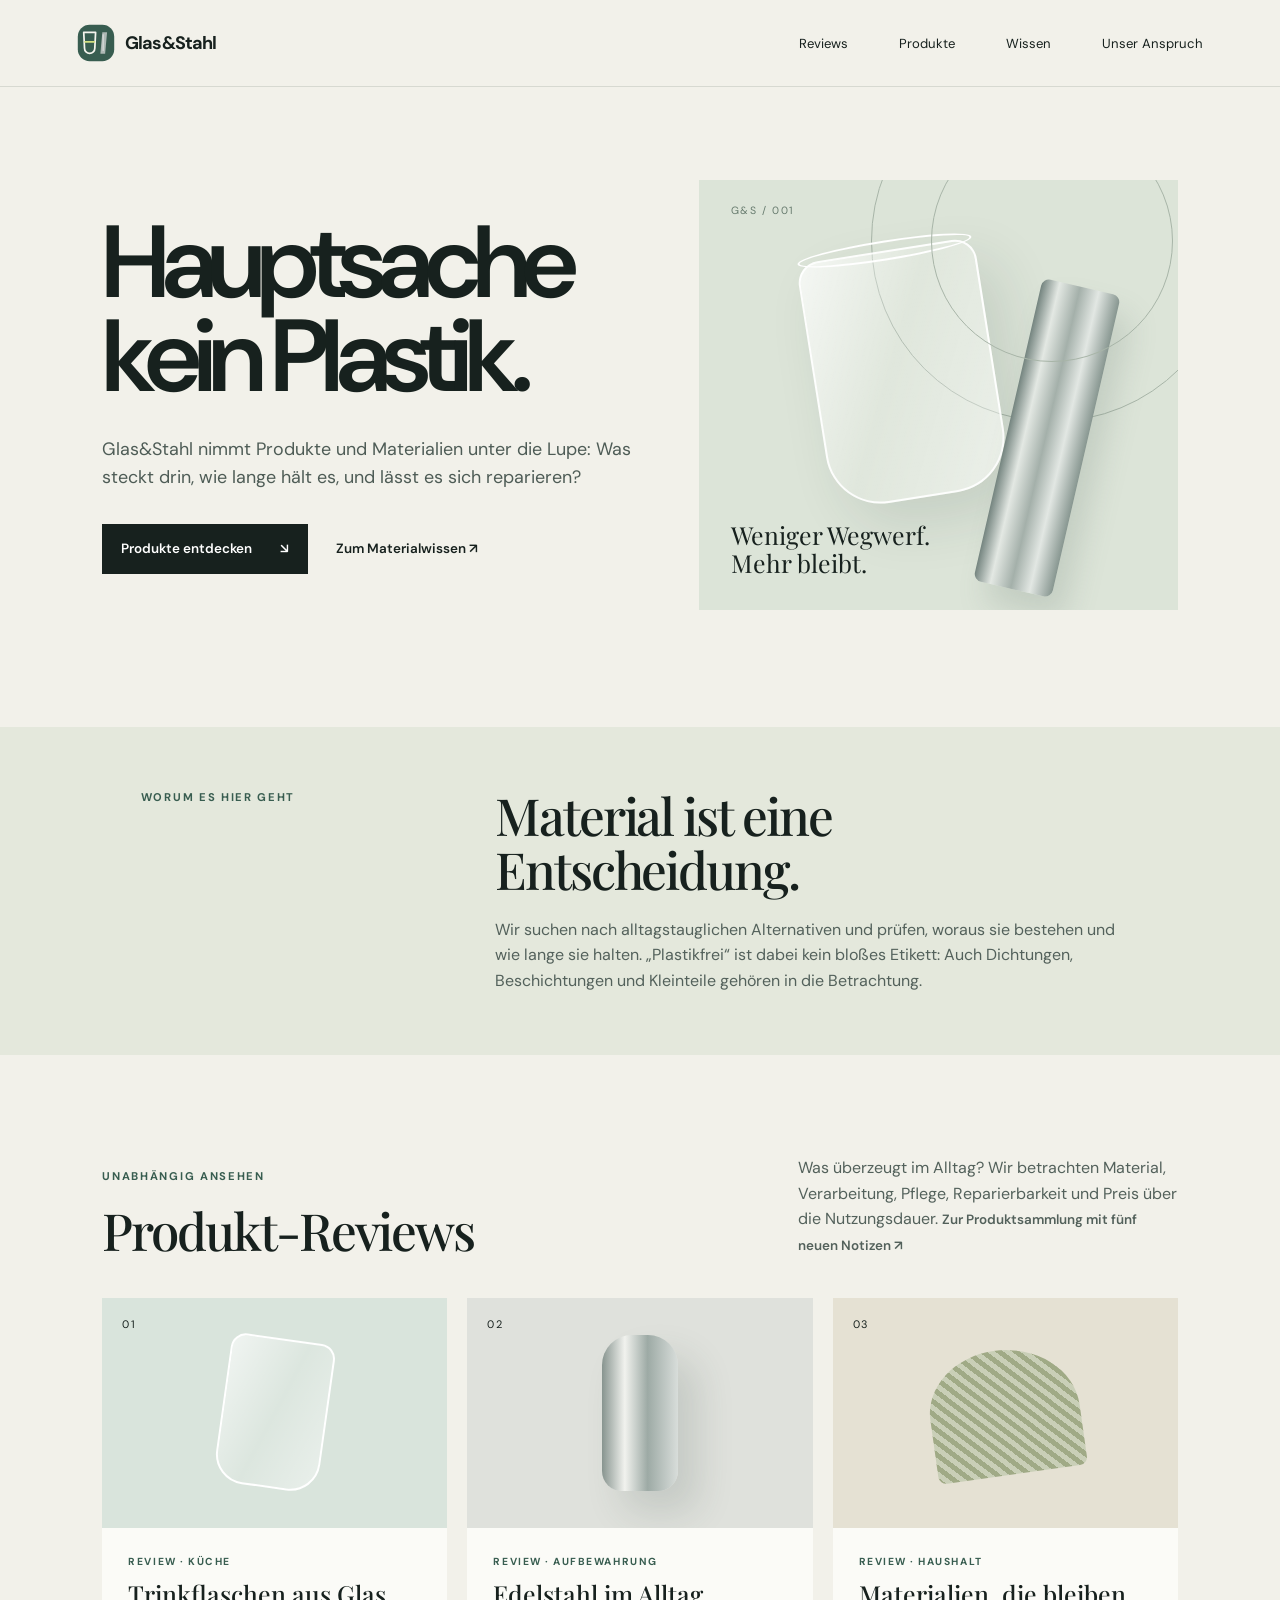
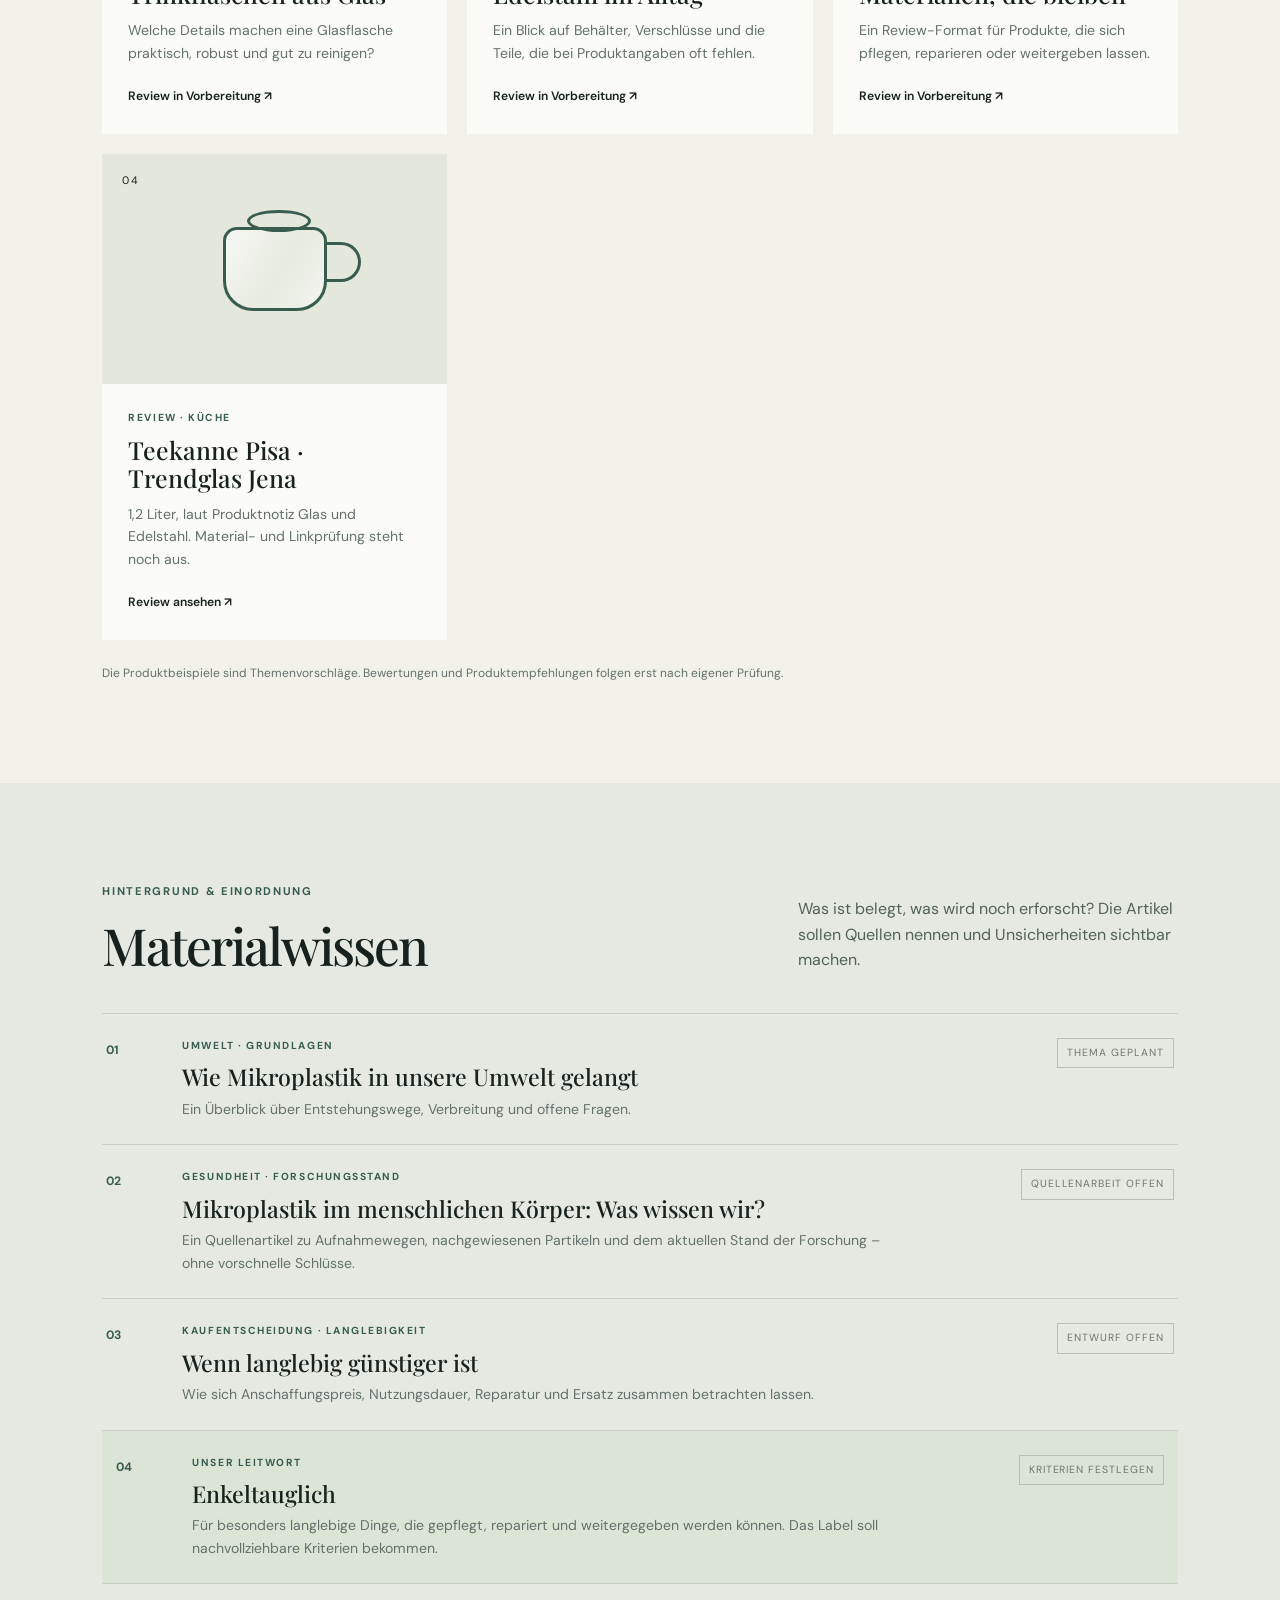
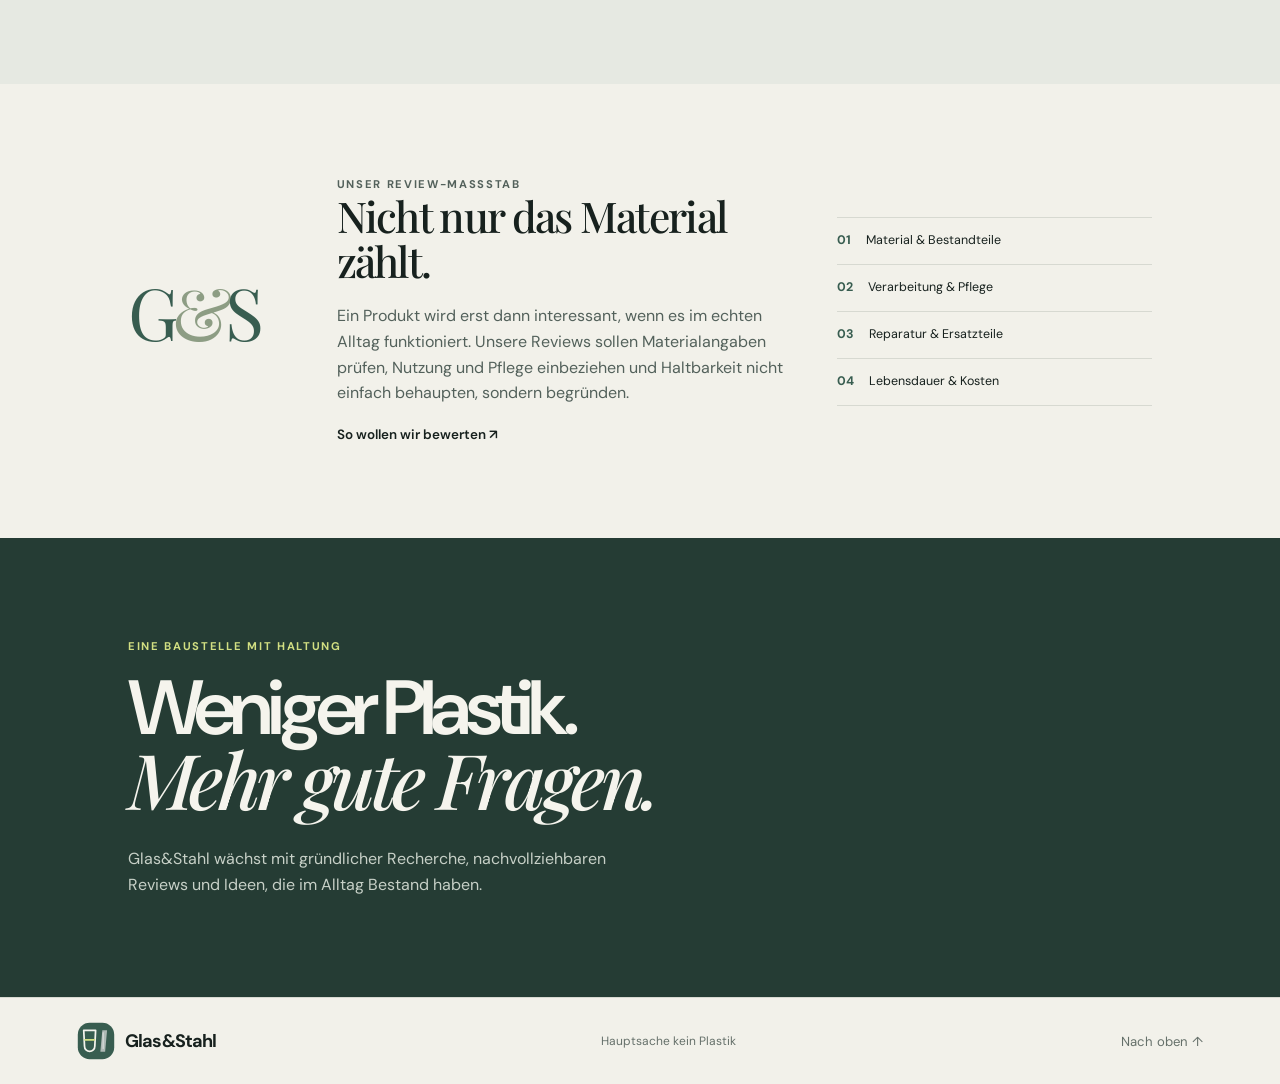
<file: index.html>
<!doctype html>
<html lang="de">
<head>
  <meta charset="utf-8">
  <meta name="viewport" content="width=device-width, initial-scale=1">
  <meta name="theme-color" content="#f2f1ea">
  <meta name="description" content="Glas&amp;Stahl – Produkte und Ideen für einen Alltag mit weniger Plastik. Reviews, Materialwissen und langlebige Empfehlungen.">
  <title>Glas&amp;Stahl — Hauptsache kein Plastik</title>
  <link rel="stylesheet" href="styles.css">
</head>
<body>
  <header class="site-header">
    <a class="wordmark" href="#start" aria-label="Glas&amp;Stahl – Startseite"><svg class="brand-icon" viewBox="0 0 48 48" aria-hidden="true" focusable="false"><rect x="1" y="1" width="46" height="46" rx="15" fill="#385d50"/><path d="M8.5 10.5h15l-1 20.2a6.5 6.5 0 0 1-13 0z" fill="none" stroke="#f5f4ed" stroke-width="2.2" stroke-linejoin="round"/><path d="M10 22.5h12" fill="none" stroke="#d2df82" stroke-width="2.2" stroke-linecap="round"/><path d="M32 10.5h6l-2.5 27h-6z" fill="#aeb9b5"/><path d="M33 13v21" stroke="#fff" stroke-opacity=".8" stroke-width="1"/></svg><span class="brand-name">Glas&amp;Stahl</span></a>
    <nav aria-label="Hauptnavigation">
      <a href="#reviews">Reviews</a>
      <a href="produkte.html">Produkte</a>
      <a href="#wissen">Wissen</a>
      <a href="#prinzipien">Unser Anspruch</a>
    </nav>
  </header>

  <main id="start">
    <section class="hero">
      <div class="hero-copy">
        <h1>Hauptsache<br>kein Plastik.</h1>
        <p class="hero-intro">Glas&amp;Stahl nimmt Produkte und Materialien unter die Lupe: Was steckt drin, wie lange hält es, und lässt es sich reparieren?</p>
        <div class="hero-actions">
          <a class="button button-dark" href="#reviews">Produkte entdecken <span aria-hidden="true">↘</span></a>
          <a class="text-link" href="#wissen">Zum Materialwissen <span aria-hidden="true">↗</span></a>
        </div>
      </div>
      <div class="hero-art" aria-label="Abstrakte Illustration aus Glas und Stahl" role="img">
        <div class="glass-shape"><span></span></div>
        <div class="steel-shape"></div>
        <p>Weniger Wegwerf.<br>Mehr bleibt.</p>
        <span class="art-index">G&S / 001</span>
      </div>
    </section>

    <section class="intro-strip" id="prinzipien">
      <p class="eyebrow">Worum es hier geht</p>
      <div>
        <h2>Material ist eine Entscheidung.</h2>
        <p>Wir suchen nach alltagstauglichen Alternativen und prüfen, woraus sie bestehen und wie lange sie halten. „Plastikfrei“ ist dabei kein bloßes Etikett: Auch Dichtungen, Beschichtungen und Kleinteile gehören in die Betrachtung.</p>
      </div>
    </section>

    <section class="content-section" id="reviews">
      <div class="section-heading">
        <div><p class="eyebrow">Unabhängig ansehen</p><h2>Produkt-Reviews</h2></div>
        <p>Was überzeugt im Alltag? Wir betrachten Material, Verarbeitung, Pflege, Reparierbarkeit und Preis über die Nutzungsdauer. <a class="text-link" href="produkte.html">Zur Produktsammlung mit fünf neuen Notizen ↗</a></p>
      </div>
      <div class="card-grid">
        <article class="feature-card review-card">
          <div class="card-art art-glass"><span>01</span><i aria-hidden="true"></i></div>
          <div class="card-copy"><p class="card-kicker">Review · Küche</p><h3>Trinkflaschen aus Glas</h3><p>Welche Details machen eine Glasflasche praktisch, robust und gut zu reinigen?</p><a href="#platzhalter-review" class="card-link">Review in Vorbereitung <span aria-hidden="true">↗</span></a></div>
        </article>
        <article class="feature-card review-card">
          <div class="card-art art-steel"><span>02</span><i aria-hidden="true"></i></div>
          <div class="card-copy"><p class="card-kicker">Review · Aufbewahrung</p><h3>Edelstahl im Alltag</h3><p>Ein Blick auf Behälter, Verschlüsse und die Teile, die bei Produktangaben oft fehlen.</p><a href="#platzhalter-review" class="card-link">Review in Vorbereitung <span aria-hidden="true">↗</span></a></div>
        </article>
        <article class="feature-card review-card">
          <div class="card-art art-textile"><span>03</span><i aria-hidden="true"></i></div>
          <div class="card-copy"><p class="card-kicker">Review · Haushalt</p><h3>Materialien, die bleiben</h3><p>Ein Review-Format für Produkte, die sich pflegen, reparieren oder weitergeben lassen.</p><a href="#platzhalter-review" class="card-link">Review in Vorbereitung <span aria-hidden="true">↗</span></a></div>
        </article>
        <article class="feature-card review-card">
          <div class="card-art art-teapot"><span>04</span><i aria-hidden="true"></i></div>
          <div class="card-copy"><p class="card-kicker">Review · Küche</p><h3>Teekanne Pisa · Trendglas Jena</h3><p>1,2 Liter, laut Produktnotiz Glas und Edelstahl. Material- und Linkprüfung steht noch aus.</p><a href="review-teekanne-edelstahlsieb.html" class="card-link">Review ansehen <span aria-hidden="true">↗</span></a></div>
        </article>
      </div>
      <p class="section-footnote" id="platzhalter-review">Die Produktbeispiele sind Themenvorschläge. Bewertungen und Produktempfehlungen folgen erst nach eigener Prüfung.</p>
    </section>

    <section class="knowledge-section" id="wissen">
      <div class="section-heading">
        <div><p class="eyebrow">Hintergrund & Einordnung</p><h2>Materialwissen</h2></div>
        <p>Was ist belegt, was wird noch erforscht? Die Artikel sollen Quellen nennen und Unsicherheiten sichtbar machen.</p>
      </div>
      <div class="article-list">
        <article class="article-row"><span class="article-number">01</span><div><p class="card-kicker">Umwelt · Grundlagen</p><h3>Wie Mikroplastik in unsere Umwelt gelangt</h3><p>Ein Überblick über Entstehungswege, Verbreitung und offene Fragen.</p></div><span class="draft-tag">Thema geplant</span></article>
        <article class="article-row"><span class="article-number">02</span><div><p class="card-kicker">Gesundheit · Forschungsstand</p><h3>Mikroplastik im menschlichen Körper: Was wissen wir?</h3><p>Ein Quellenartikel zu Aufnahmewegen, nachgewiesenen Partikeln und dem aktuellen Stand der Forschung – ohne vorschnelle Schlüsse.</p></div><span class="draft-tag">Quellenarbeit offen</span></article>
        <article class="article-row"><span class="article-number">03</span><div><p class="card-kicker">Kaufentscheidung · Langlebigkeit</p><h3>Wenn langlebig günstiger ist</h3><p>Wie sich Anschaffungspreis, Nutzungsdauer, Reparatur und Ersatz zusammen betrachten lassen.</p></div><span class="draft-tag">Entwurf offen</span></article>
        <article class="article-row article-row-highlight"><span class="article-number">04</span><div><p class="card-kicker">Unser Leitwort</p><h3>Enkeltauglich</h3><p>Für besonders langlebige Dinge, die gepflegt, repariert und weitergegeben werden können. Das Label soll nachvollziehbare Kriterien bekommen.</p></div><span class="draft-tag">Kriterien festlegen</span></article>
      </div>
    </section>

    <section class="method-section">
      <div class="method-mark" aria-hidden="true">G<span>&</span>S</div>
      <div><p class="eyebrow">Unser Review-Maßstab</p><h2>Nicht nur das Material zählt.</h2><p>Ein Produkt wird erst dann interessant, wenn es im echten Alltag funktioniert. Unsere Reviews sollen Materialangaben prüfen, Nutzung und Pflege einbeziehen und Haltbarkeit nicht einfach behaupten, sondern begründen.</p><a class="text-link" href="#redaktion">So wollen wir bewerten ↗</a></div>
      <ul class="criteria-list" id="redaktion"><li><span>01</span>Material & Bestandteile</li><li><span>02</span>Verarbeitung & Pflege</li><li><span>03</span>Reparatur & Ersatzteile</li><li><span>04</span>Lebensdauer & Kosten</li></ul>
    </section>

    <section class="closing-note">
      <p class="eyebrow">Eine Baustelle mit Haltung</p>
      <h2>Weniger Plastik.<br><em>Mehr gute Fragen.</em></h2>
      <p>Glas&amp;Stahl wächst mit gründlicher Recherche, nachvollziehbaren Reviews und Ideen, die im Alltag Bestand haben.</p>
    </section>
  </main>

  <footer class="site-footer"><a class="wordmark" href="#start"><svg class="brand-icon" viewBox="0 0 48 48" aria-hidden="true" focusable="false"><rect x="1" y="1" width="46" height="46" rx="15" fill="#385d50"/><path d="M8.5 10.5h15l-1 20.2a6.5 6.5 0 0 1-13 0z" fill="none" stroke="#f5f4ed" stroke-width="2.2" stroke-linejoin="round"/><path d="M10 22.5h12" fill="none" stroke="#d2df82" stroke-width="2.2" stroke-linecap="round"/><path d="M32 10.5h6l-2.5 27h-6z" fill="#aeb9b5"/><path d="M33 13v21" stroke="#fff" stroke-opacity=".8" stroke-width="1"/></svg><span class="brand-name">Glas&amp;Stahl</span></a><span>Hauptsache kein Plastik</span><a href="#start">Nach oben ↑</a></footer>
</body>
</html>
</file>
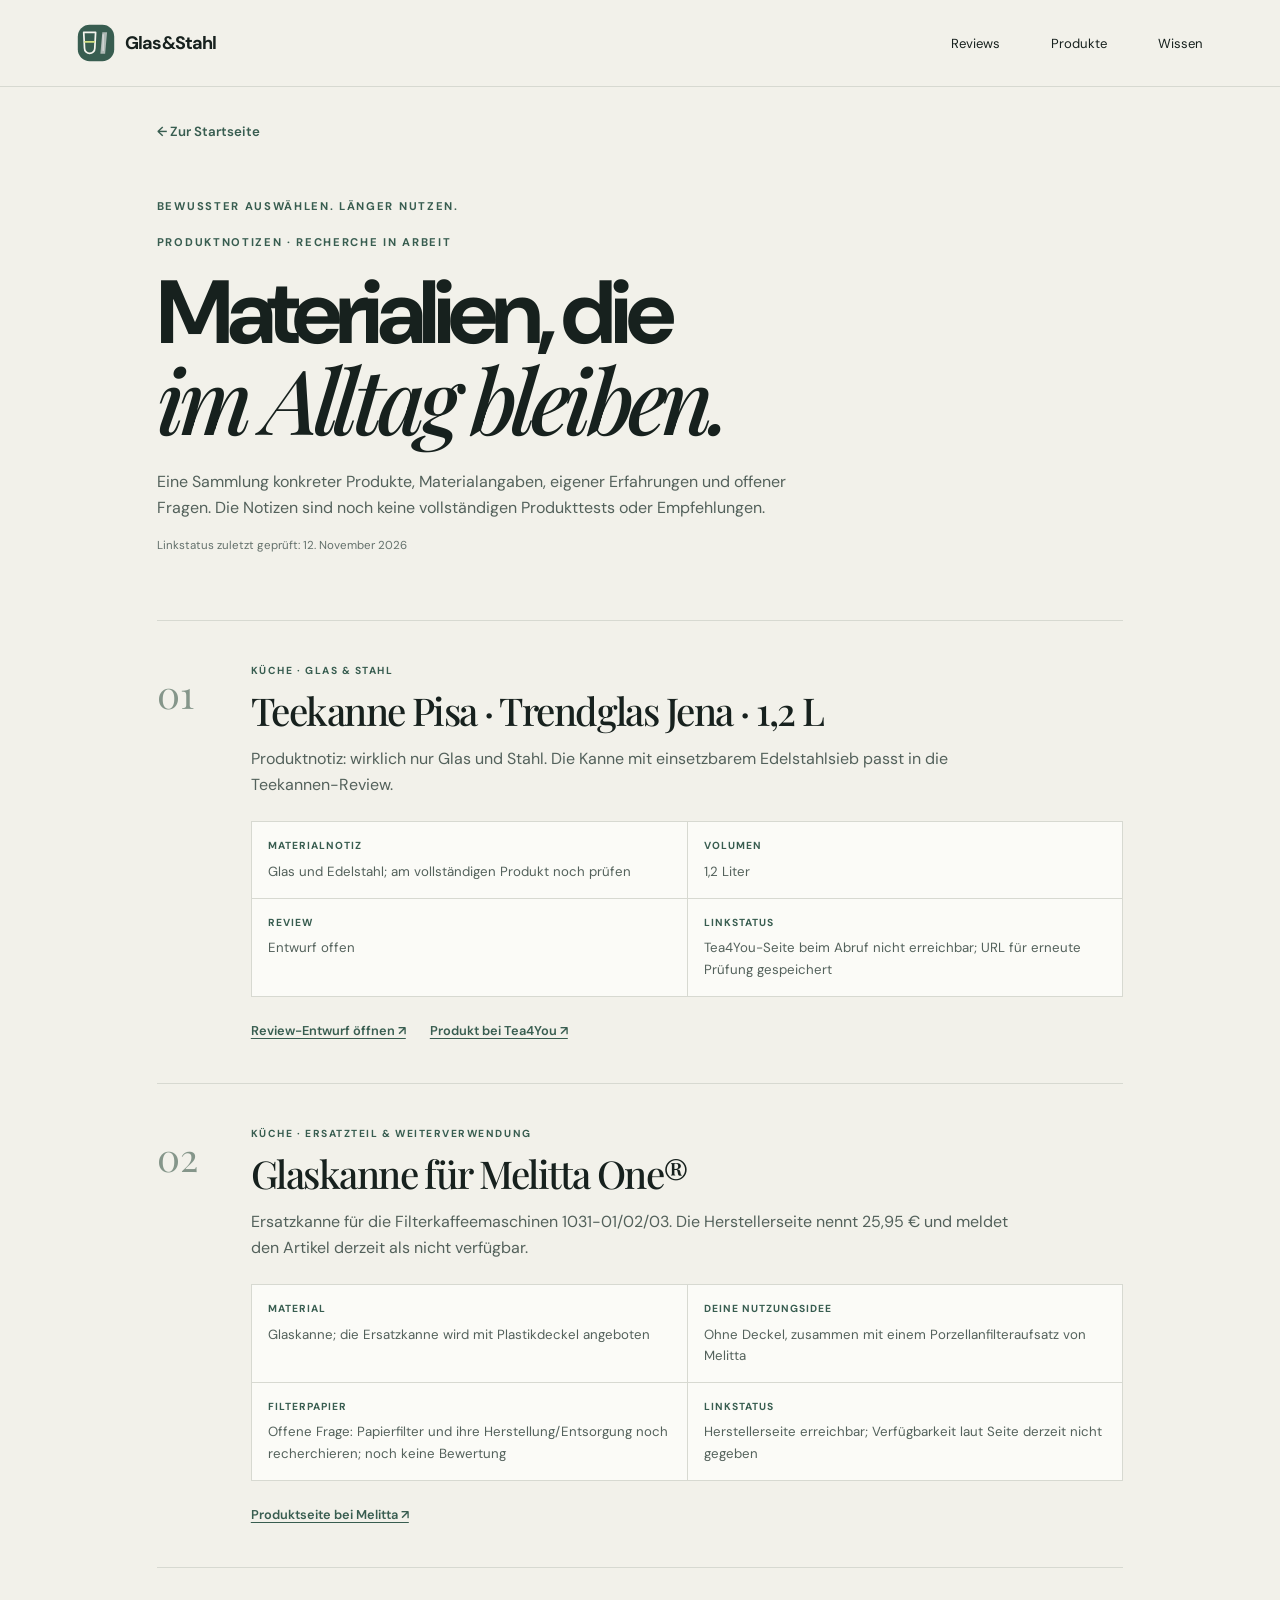
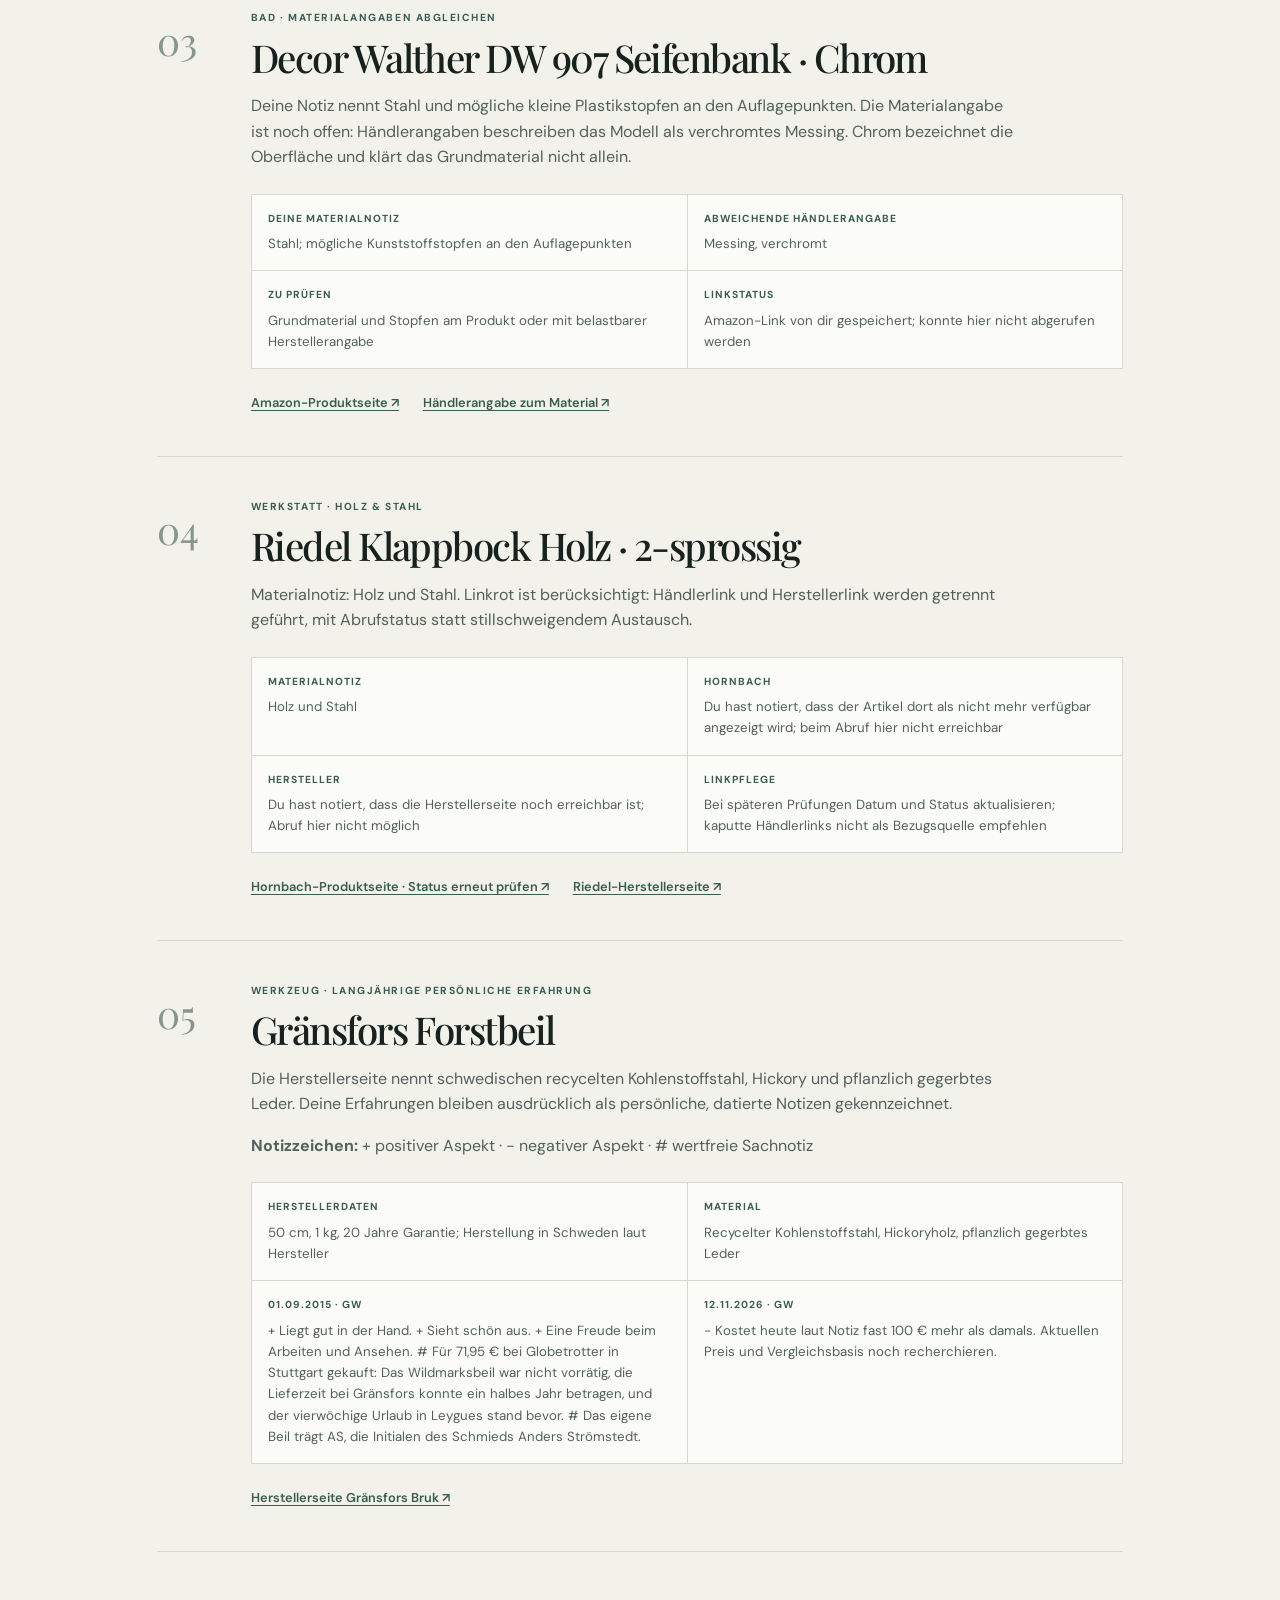
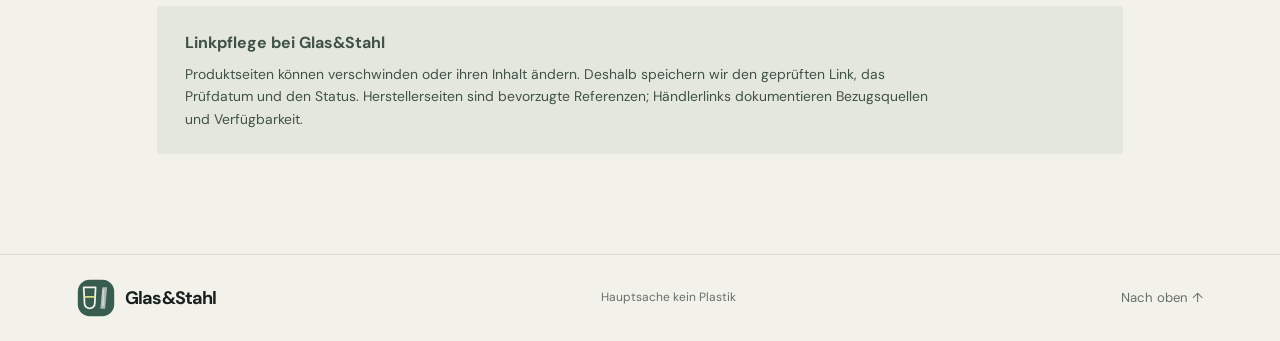
<file: produkte.html>
<!doctype html>
<html lang="de">
<head>
  <meta charset="utf-8">
  <meta name="viewport" content="width=device-width, initial-scale=1">
  <meta name="theme-color" content="#f2f1ea">
  <meta name="description" content="Produktnotizen zu Glas, Stahl, Holz und langlebigen Alltagsgegenständen bei Glas&amp;Stahl.">
  <title>Produkte & Notizen · Glas&amp;Stahl</title>
  <link rel="stylesheet" href="styles.css">
</head>
<body>
  <header class="site-header" id="top">
    <a class="wordmark" href="index.html" aria-label="Glas&amp;Stahl – Startseite"><svg class="brand-icon" viewBox="0 0 48 48" aria-hidden="true" focusable="false"><rect x="1" y="1" width="46" height="46" rx="15" fill="#385d50"/><path d="M8.5 10.5h15l-1 20.2a6.5 6.5 0 0 1-13 0z" fill="none" stroke="#f5f4ed" stroke-width="2.2" stroke-linejoin="round"/><path d="M10 22.5h12" fill="none" stroke="#d2df82" stroke-width="2.2" stroke-linecap="round"/><path d="M32 10.5h6l-2.5 27h-6z" fill="#aeb9b5"/><path d="M33 13v21" stroke="#fff" stroke-opacity=".8" stroke-width="1"/></svg><span class="brand-name">Glas&amp;Stahl</span></a>
    <nav aria-label="Hauptnavigation"><a href="index.html#reviews">Reviews</a><a href="produkte.html" aria-current="page">Produkte</a><a href="index.html#wissen">Wissen</a></nav>
  </header>
  <main class="product-list-page">
    <a class="back-link" href="index.html#reviews">← Zur Startseite</a>
    <header class="product-list-hero"><p class="eyebrow">Bewusster auswählen. Länger nutzen.</p><p class="eyebrow">Produktnotizen · Recherche in Arbeit</p><h1>Materialien, die<br><em>im Alltag bleiben.</em></h1><p>Eine Sammlung konkreter Produkte, Materialangaben, eigener Erfahrungen und offener Fragen. Die Notizen sind noch keine vollständigen Produkttests oder Empfehlungen.</p><p class="checked-date">Linkstatus zuletzt geprüft: 12. November 2026</p></header>

    <article class="product-record" id="pisa">
      <div class="product-record-index">01</div><div class="product-record-content">
        <p class="card-kicker">Küche · Glas & Stahl</p><h2>Teekanne Pisa · Trendglas Jena · 1,2 L</h2>
        <p>Produktnotiz: wirklich nur Glas und Stahl. Die Kanne mit einsetzbarem Edelstahlsieb passt in die Teekannen-Review.</p>
        <ul class="product-facts"><li><strong>Materialnotiz</strong>Glas und Edelstahl; am vollständigen Produkt noch prüfen</li><li><strong>Volumen</strong>1,2 Liter</li><li><strong>Review</strong>Entwurf offen</li><li><strong>Linkstatus</strong>Tea4You-Seite beim Abruf nicht erreichbar; URL für erneute Prüfung gespeichert</li></ul>
        <div class="product-links"><a href="review-teekanne-edelstahlsieb.html">Review-Entwurf öffnen ↗</a><a href="https://tea4you.de/teekanne-pisa-glaskanne-trendglas-jena-12-l/">Produkt bei Tea4You ↗</a></div>
      </div>
    </article>

    <article class="product-record" id="melitta-one">
      <div class="product-record-index">02</div><div class="product-record-content">
        <p class="card-kicker">Küche · Ersatzteil & Weiterverwendung</p><h2>Glaskanne für Melitta One®</h2>
        <p>Ersatzkanne für die Filterkaffeemaschinen 1031-01/02/03. Die Herstellerseite nennt 25,95 € und meldet den Artikel derzeit als nicht verfügbar.</p>
        <ul class="product-facts"><li><strong>Material</strong>Glaskanne; die Ersatzkanne wird mit Plastikdeckel angeboten</li><li><strong>Deine Nutzungsidee</strong>Ohne Deckel, zusammen mit einem Porzellanfilteraufsatz von Melitta</li><li><strong>Filterpapier</strong>Offene Frage: Papierfilter und ihre Herstellung/Entsorgung noch recherchieren; noch keine Bewertung</li><li><strong>Linkstatus</strong>Herstellerseite erreichbar; Verfügbarkeit laut Seite derzeit nicht gegeben</li></ul>
        <div class="product-links"><a href="https://www.melitta.de/filterkaffeemaschinen/kannen/melitta-one-glaskanne">Produktseite bei Melitta ↗</a></div>
      </div>
    </article>

    <article class="product-record" id="dw907">
      <div class="product-record-index">03</div><div class="product-record-content">
        <p class="card-kicker">Bad · Materialangaben abgleichen</p><h2>Decor Walther DW 907 Seifenbank · Chrom</h2>
        <p>Deine Notiz nennt Stahl und mögliche kleine Plastikstopfen an den Auflagepunkten. Die Materialangabe ist noch offen: Händlerangaben beschreiben das Modell als verchromtes Messing. Chrom bezeichnet die Oberfläche und klärt das Grundmaterial nicht allein.</p>
        <ul class="product-facts"><li><strong>Deine Materialnotiz</strong>Stahl; mögliche Kunststoffstopfen an den Auflagepunkten</li><li><strong>Abweichende Händlerangabe</strong>Messing, verchromt</li><li><strong>Zu prüfen</strong>Grundmaterial und Stopfen am Produkt oder mit belastbarer Herstellerangabe</li><li><strong>Linkstatus</strong>Amazon-Link von dir gespeichert; konnte hier nicht abgerufen werden</li></ul>
        <div class="product-links"><a href="https://www.amazon.de/dp/B003EFWC8Q/">Amazon-Produktseite ↗</a><a href="https://dusaro.store/products/decor-walther-classic-dw-907-seifenbank-chrom-messing/">Händlerangabe zum Material ↗</a></div>
      </div>
    </article>

    <article class="product-record" id="riedel">
      <div class="product-record-index">04</div><div class="product-record-content">
        <p class="card-kicker">Werkstatt · Holz & Stahl</p><h2>Riedel Klappbock Holz · 2-sprossig</h2>
        <p>Materialnotiz: Holz und Stahl. Linkrot ist berücksichtigt: Händlerlink und Herstellerlink werden getrennt geführt, mit Abrufstatus statt stillschweigendem Austausch.</p>
        <ul class="product-facts"><li><strong>Materialnotiz</strong>Holz und Stahl</li><li><strong>Hornbach</strong>Du hast notiert, dass der Artikel dort als nicht mehr verfügbar angezeigt wird; beim Abruf hier nicht erreichbar</li><li><strong>Hersteller</strong>Du hast notiert, dass die Herstellerseite noch erreichbar ist; Abruf hier nicht möglich</li><li><strong>Linkpflege</strong>Bei späteren Prüfungen Datum und Status aktualisieren; kaputte Händlerlinks nicht als Bezugsquelle empfehlen</li></ul>
        <div class="product-links"><a href="https://www.hornbach.de/shop/Klappbock-Holz-Riedel-2-sprossig/3053529/artikel.html">Hornbach-Produktseite · Status erneut prüfen ↗</a><a href="https://riedel-holzleitern.de/klappboecke/">Riedel-Herstellerseite ↗</a></div>
      </div>
    </article>

    <article class="product-record" id="gransfors">
      <div class="product-record-index">05</div><div class="product-record-content">
        <p class="card-kicker">Werkzeug · langjährige persönliche Erfahrung</p><h2>Gränsfors Forstbeil</h2>
        <p>Die Herstellerseite nennt schwedischen recycelten Kohlenstoffstahl, Hickory und pflanzlich gegerbtes Leder. Deine Erfahrungen bleiben ausdrücklich als persönliche, datierte Notizen gekennzeichnet.</p><p class="note-legend"><strong>Notizzeichen:</strong> + positiver Aspekt · − negativer Aspekt · # wertfreie Sachnotiz</p>
        <ul class="product-facts"><li><strong>Herstellerdaten</strong>50 cm, 1 kg, 20 Jahre Garantie; Herstellung in Schweden laut Hersteller</li><li><strong>Material</strong>Recycelter Kohlenstoffstahl, Hickoryholz, pflanzlich gegerbtes Leder</li><li><strong>01.09.2015 · gw</strong>+ Liegt gut in der Hand. + Sieht schön aus. + Eine Freude beim Arbeiten und Ansehen. # Für 71,95 € bei Globetrotter in Stuttgart gekauft: Das Wildmarksbeil war nicht vorrätig, die Lieferzeit bei Gränsfors konnte ein halbes Jahr betragen, und der vierwöchige Urlaub in Leygues stand bevor. # Das eigene Beil trägt AS, die Initialen des Schmieds Anders Strömstedt.</li><li><strong>12.11.2026 · gw</strong>− Kostet heute laut Notiz fast 100 € mehr als damals. Aktuellen Preis und Vergleichsbasis noch recherchieren.</li></ul>
        <div class="product-links"><a href="https://www.gransforsbruk.com/de/p/forstbeil">Herstellerseite Gränsfors Bruk ↗</a></div>
      </div>
    </article>

    <aside class="link-rot-note"><strong>Linkpflege bei Glas&amp;Stahl</strong><p>Produktseiten können verschwinden oder ihren Inhalt ändern. Deshalb speichern wir den geprüften Link, das Prüfdatum und den Status. Herstellerseiten sind bevorzugte Referenzen; Händlerlinks dokumentieren Bezugsquellen und Verfügbarkeit.</p></aside>
  </main>
  <footer class="site-footer"><a class="wordmark" href="index.html"><svg class="brand-icon" viewBox="0 0 48 48" aria-hidden="true" focusable="false"><rect x="1" y="1" width="46" height="46" rx="15" fill="#385d50"/><path d="M8.5 10.5h15l-1 20.2a6.5 6.5 0 0 1-13 0z" fill="none" stroke="#f5f4ed" stroke-width="2.2" stroke-linejoin="round"/><path d="M10 22.5h12" fill="none" stroke="#d2df82" stroke-width="2.2" stroke-linecap="round"/><path d="M32 10.5h6l-2.5 27h-6z" fill="#aeb9b5"/><path d="M33 13v21" stroke="#fff" stroke-opacity=".8" stroke-width="1"/></svg><span class="brand-name">Glas&amp;Stahl</span></a><span>Hauptsache kein Plastik</span><a href="#top">Nach oben ↑</a></footer>
</body>
</html>
</file>
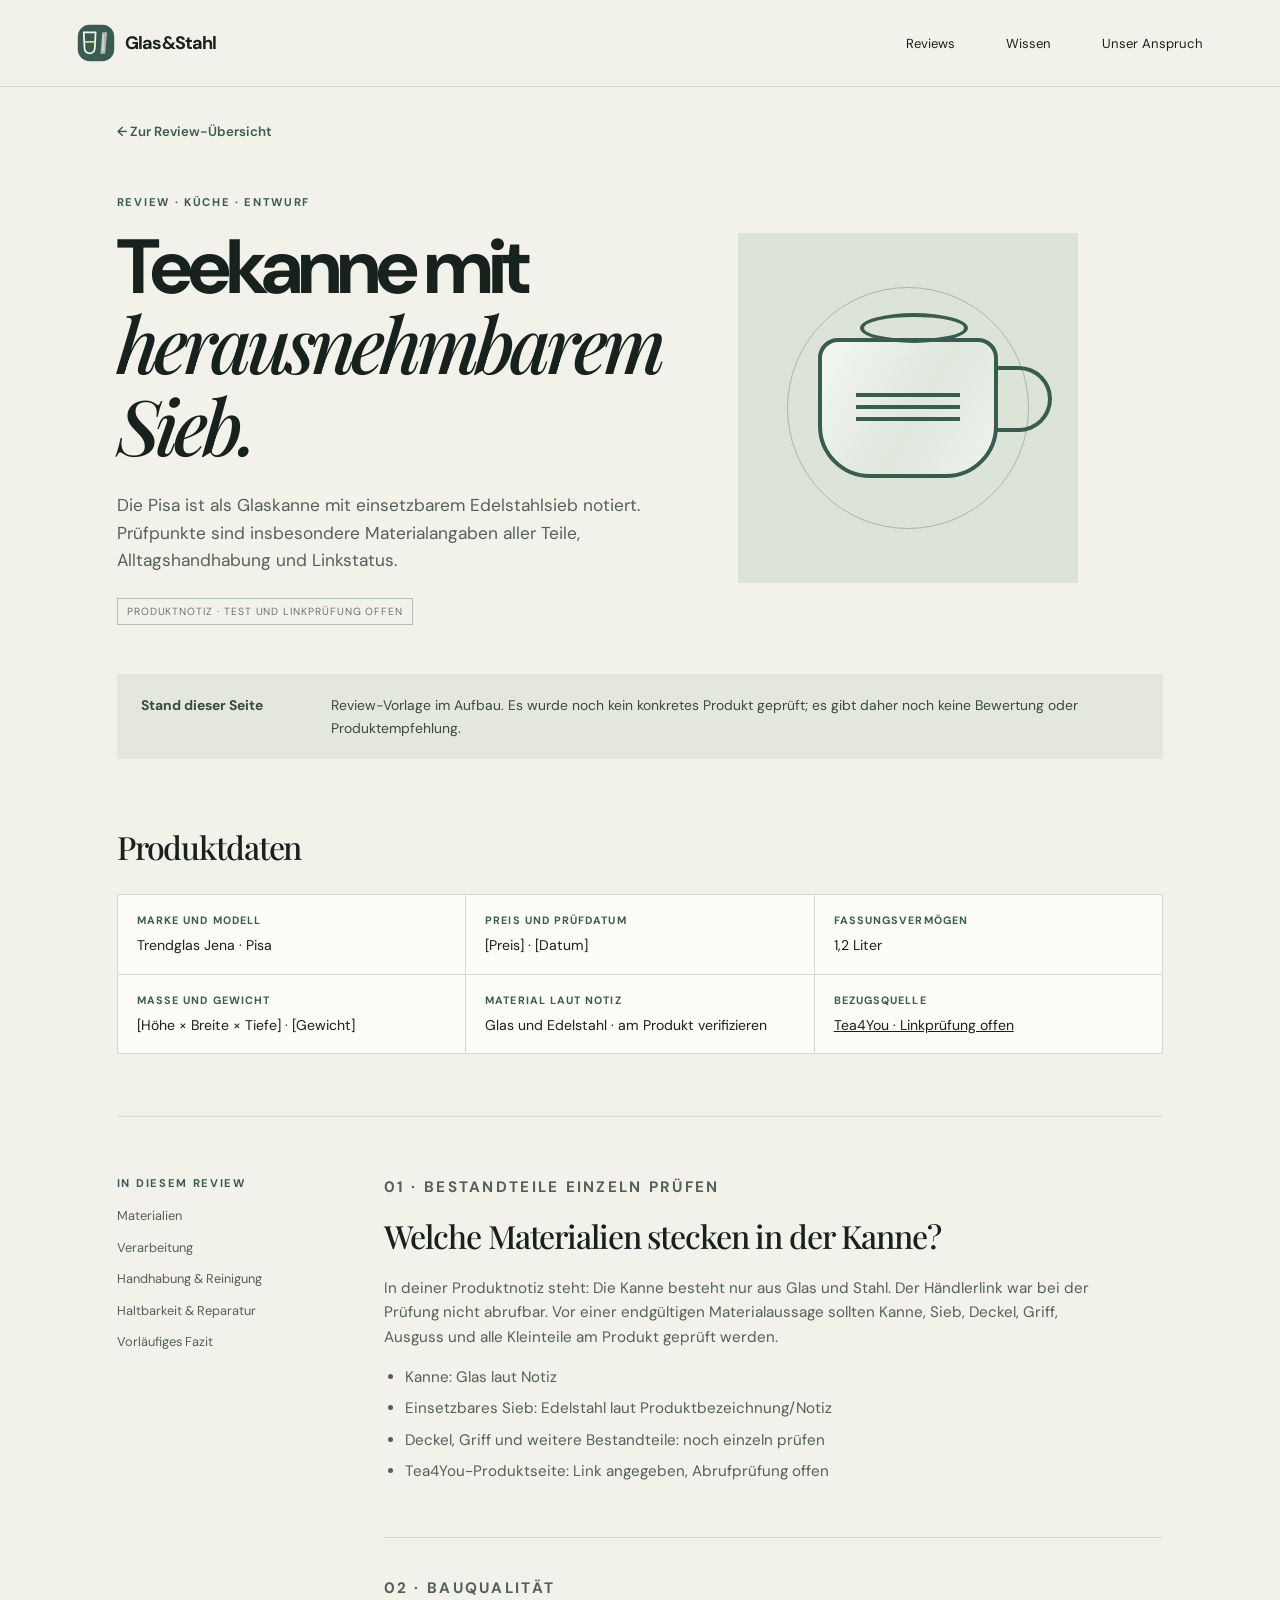
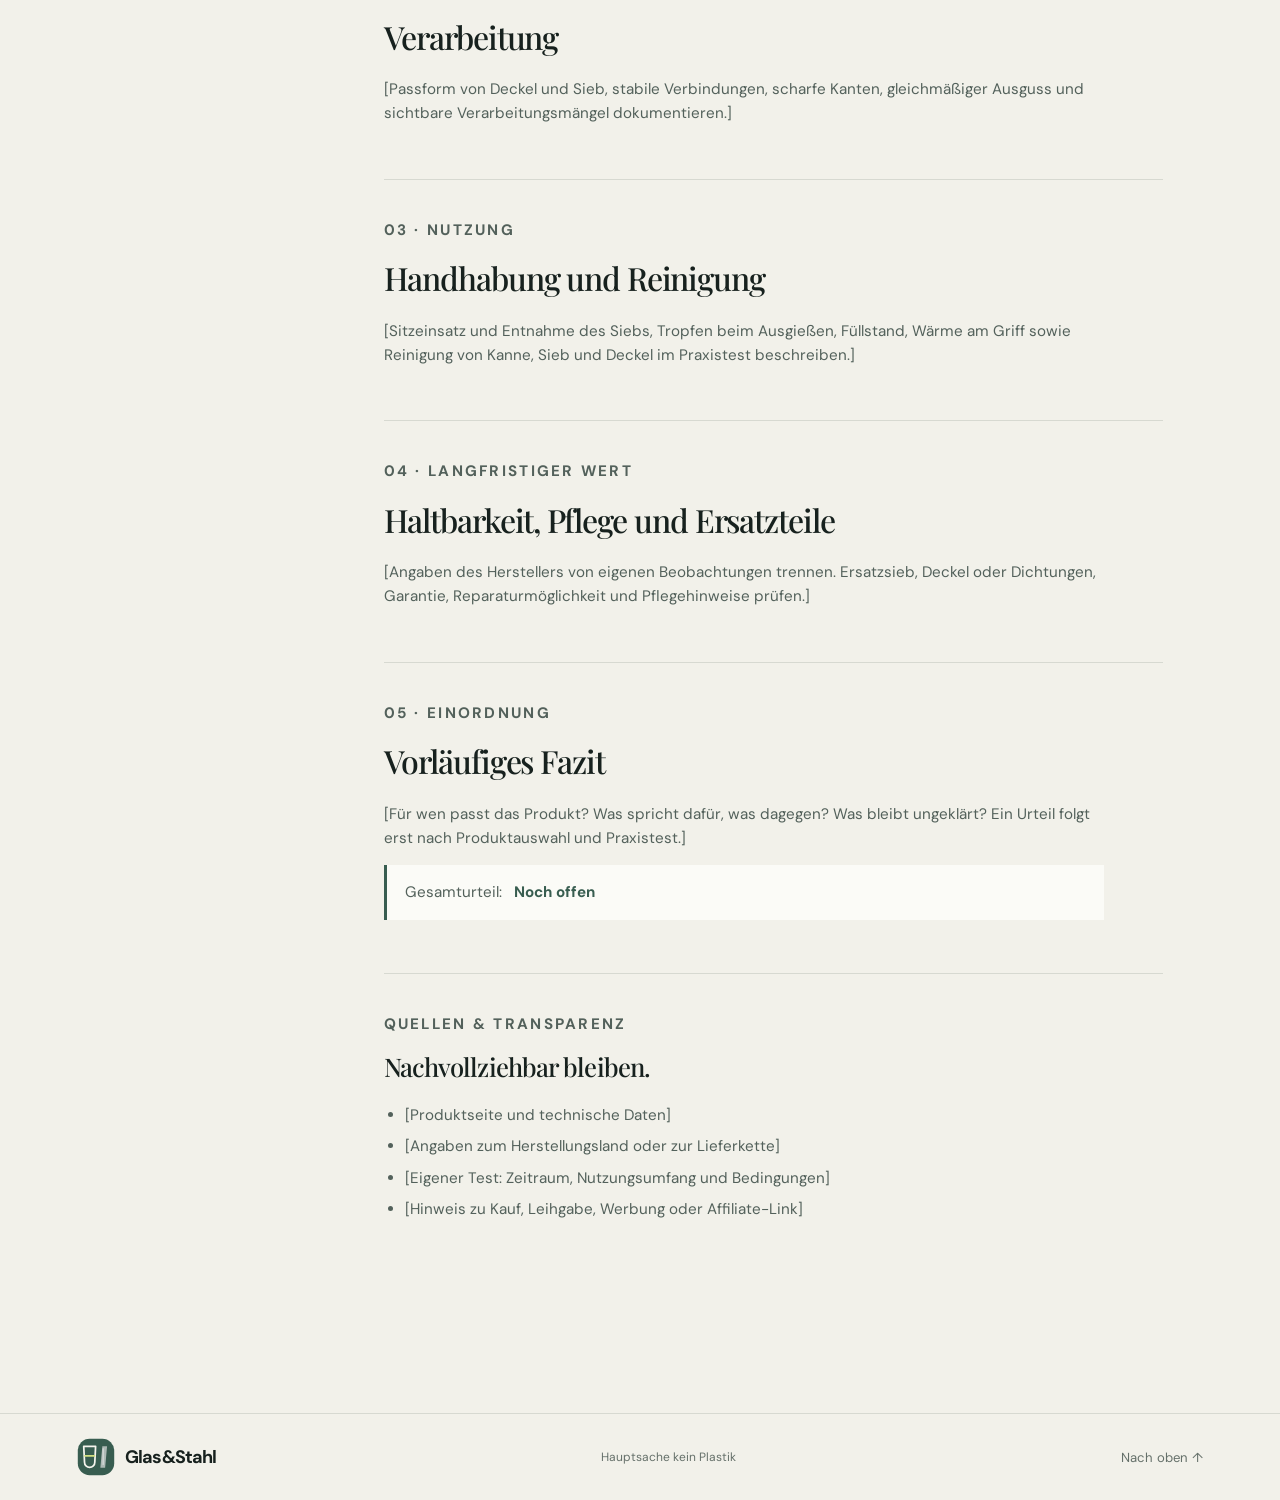
<file: review-teekanne-edelstahlsieb.html>
<!doctype html>
<html lang="de">
<head>
  <meta charset="utf-8">
  <meta name="viewport" content="width=device-width, initial-scale=1">
  <meta name="theme-color" content="#f2f1ea">
  <meta name="description" content="Review-Entwurf: Teekanne mit herausnehmbarem Edelstahlsieb. Produktdaten und Praxistest werden ergänzt.">
  <title>Teekanne mit Edelstahlsieb · Glas&amp;Stahl</title>
  <link rel="stylesheet" href="styles.css">
</head>
<body>
  <header class="site-header" id="top">
    <a class="wordmark" href="index.html" aria-label="Glas&amp;Stahl – Startseite"><svg class="brand-icon" viewBox="0 0 48 48" aria-hidden="true" focusable="false"><rect x="1" y="1" width="46" height="46" rx="15" fill="#385d50"/><path d="M8.5 10.5h15l-1 20.2a6.5 6.5 0 0 1-13 0z" fill="none" stroke="#f5f4ed" stroke-width="2.2" stroke-linejoin="round"/><path d="M10 22.5h12" fill="none" stroke="#d2df82" stroke-width="2.2" stroke-linecap="round"/><path d="M32 10.5h6l-2.5 27h-6z" fill="#aeb9b5"/><path d="M33 13v21" stroke="#fff" stroke-opacity=".8" stroke-width="1"/></svg><span class="brand-name">Glas&amp;Stahl</span></a>
    <nav aria-label="Hauptnavigation"><a href="index.html#reviews">Reviews</a><a href="index.html#wissen">Wissen</a><a href="index.html#prinzipien">Unser Anspruch</a></nav>
  </header>
  <main class="review-page">
    <a class="back-link" href="index.html#reviews">← Zur Review-Übersicht</a>
    <header class="review-hero">
      <div><p class="eyebrow">Review · Küche · Entwurf</p><h1>Teekanne mit<br><em>herausnehmbarem Sieb.</em></h1><p class="review-deck">Die Pisa ist als Glaskanne mit einsetzbarem Edelstahlsieb notiert. Prüfpunkte sind insbesondere Materialangaben aller Teile, Alltagshandhabung und Linkstatus.</p><span class="draft-tag">Produktnotiz · Test und Linkprüfung offen</span></div>
      <div class="review-hero-art art-teapot-large" role="img" aria-label="Abstrakte Illustration einer Teekanne mit herausnehmbarem Sieb"><i></i><span></span></div>
    </header>
    <aside class="review-disclosure"><strong>Stand dieser Seite</strong><span>Review-Vorlage im Aufbau. Es wurde noch kein konkretes Produkt geprüft; es gibt daher noch keine Bewertung oder Produktempfehlung.</span></aside>

    <section class="review-facts" aria-labelledby="review-facts-title">
      <h2 id="review-facts-title">Produktdaten</h2>
      <dl class="facts-grid">
        <div><dt>Marke und Modell</dt><dd>Trendglas Jena · Pisa</dd></div>
        <div><dt>Preis und Prüfdatum</dt><dd>[Preis] · [Datum]</dd></div>
        <div><dt>Fassungsvermögen</dt><dd>1,2 Liter</dd></div>
        <div><dt>Maße und Gewicht</dt><dd>[Höhe × Breite × Tiefe] · [Gewicht]</dd></div>
        <div><dt>Material laut Notiz</dt><dd>Glas und Edelstahl · am Produkt verifizieren</dd></div>
        <div><dt>Bezugsquelle</dt><dd><a href="https://tea4you.de/teekanne-pisa-glaskanne-trendglas-jena-12-l/">Tea4You · Linkprüfung offen</a></dd></div>
      </dl>
    </section>

    <section class="review-body">
      <aside class="review-toc"><p class="eyebrow">In diesem Review</p><a href="#material">Materialien</a><a href="#verarbeitung">Verarbeitung</a><a href="#alltag">Handhabung & Reinigung</a><a href="#haltbarkeit">Haltbarkeit & Reparatur</a><a href="#fazit">Vorläufiges Fazit</a></aside>
      <article class="review-article">
        <section id="material"><p class="eyebrow">01 · Bestandteile einzeln prüfen</p><h2>Welche Materialien stecken in der Kanne?</h2><p>In deiner Produktnotiz steht: Die Kanne besteht nur aus Glas und Stahl. Der Händlerlink war bei der Prüfung nicht abrufbar. Vor einer endgültigen Materialaussage sollten Kanne, Sieb, Deckel, Griff, Ausguss und alle Kleinteile am Produkt geprüft werden.</p><ul><li>Kanne: Glas laut Notiz</li><li>Einsetzbares Sieb: Edelstahl laut Produktbezeichnung/Notiz</li><li>Deckel, Griff und weitere Bestandteile: noch einzeln prüfen</li><li>Tea4You-Produktseite: Link angegeben, Abrufprüfung offen</li></ul></section>
        <section id="verarbeitung"><p class="eyebrow">02 · Bauqualität</p><h2>Verarbeitung</h2><p>[Passform von Deckel und Sieb, stabile Verbindungen, scharfe Kanten, gleichmäßiger Ausguss und sichtbare Verarbeitungsmängel dokumentieren.]</p></section>
        <section id="alltag"><p class="eyebrow">03 · Nutzung</p><h2>Handhabung und Reinigung</h2><p>[Sitzeinsatz und Entnahme des Siebs, Tropfen beim Ausgießen, Füllstand, Wärme am Griff sowie Reinigung von Kanne, Sieb und Deckel im Praxistest beschreiben.]</p></section>
        <section id="haltbarkeit"><p class="eyebrow">04 · Langfristiger Wert</p><h2>Haltbarkeit, Pflege und Ersatzteile</h2><p>[Angaben des Herstellers von eigenen Beobachtungen trennen. Ersatzsieb, Deckel oder Dichtungen, Garantie, Reparaturmöglichkeit und Pflegehinweise prüfen.]</p></section>
        <section id="fazit"><p class="eyebrow">05 · Einordnung</p><h2>Vorläufiges Fazit</h2><p>[Für wen passt das Produkt? Was spricht dafür, was dagegen? Was bleibt ungeklärt? Ein Urteil folgt erst nach Produktauswahl und Praxistest.]</p><p class="review-rating">Gesamturteil: <strong>Noch offen</strong></p></section>
        <section class="review-sources"><p class="eyebrow">Quellen & Transparenz</p><h2>Nachvollziehbar bleiben.</h2><ul><li>[Produktseite und technische Daten]</li><li>[Angaben zum Herstellungsland oder zur Lieferkette]</li><li>[Eigener Test: Zeitraum, Nutzungsumfang und Bedingungen]</li><li>[Hinweis zu Kauf, Leihgabe, Werbung oder Affiliate-Link]</li></ul></section>
      </article>
    </section>
  </main>
  <footer class="site-footer"><a class="wordmark" href="index.html"><svg class="brand-icon" viewBox="0 0 48 48" aria-hidden="true" focusable="false"><rect x="1" y="1" width="46" height="46" rx="15" fill="#385d50"/><path d="M8.5 10.5h15l-1 20.2a6.5 6.5 0 0 1-13 0z" fill="none" stroke="#f5f4ed" stroke-width="2.2" stroke-linejoin="round"/><path d="M10 22.5h12" fill="none" stroke="#d2df82" stroke-width="2.2" stroke-linecap="round"/><path d="M32 10.5h6l-2.5 27h-6z" fill="#aeb9b5"/><path d="M33 13v21" stroke="#fff" stroke-opacity=".8" stroke-width="1"/></svg><span class="brand-name">Glas&amp;Stahl</span></a><span>Hauptsache kein Plastik</span><a href="#top">Nach oben ↑</a></footer>
</body>
</html>
</file>
<file: styles.css>
@import url('https://fonts.googleapis.com/css2?family=DM+Sans:wght@400;500;600;700&family=Playfair+Display:ital,wght@0,500;0,600;1,500;1,600&display=swap');
:root{--ink:#17211e;--muted:#64716c;--paper:#f2f1ea;--white:#fbfbf7;--green:#385d50;--line:#d7d9d1;--lime:#d2df82;--steel:#aeb9b5;--serif:'Playfair Display',Georgia,serif;--sans:'DM Sans',Arial,sans-serif}*{box-sizing:border-box}html{scroll-behavior:smooth}body{margin:0;background:var(--paper);color:var(--ink);font-family:var(--sans);line-height:1.6}a{color:inherit}.site-header,.site-footer{display:flex;align-items:center;justify-content:space-between;padding:24px clamp(22px,6vw,96px);border-bottom:1px solid var(--line)}.wordmark{text-decoration:none;font-size:1.35rem;font-weight:700;letter-spacing:-.07em}.wordmark>span:first-child,.period{color:var(--green)}.site-header nav{display:flex;gap:clamp(18px,4vw,54px)}.site-header nav a,.site-footer>a:last-child{font-size:.82rem;text-decoration:none}.site-header nav a:hover,.text-link:hover,.card-link:hover{color:var(--green)}.hero{min-height:640px;padding:72px clamp(22px,8vw,130px) 96px;display:grid;grid-template-columns:1fr .9fr;gap:5vw;align-items:center}.eyebrow,.card-kicker{margin:0 0 18px;color:var(--green);font-size:.7rem;font-weight:700;text-transform:uppercase;letter-spacing:.15em}.hero h1,.closing-note h2{font-size:clamp(3.8rem,8vw,8.8rem);line-height:.91;letter-spacing:-.075em;margin:0;font-weight:600}.hero h1 em,.closing-note h2 em{font-family:var(--serif);font-weight:500;letter-spacing:-.06em}.hero-intro{max-width:530px;margin:32px 0;font-size:1.12rem;color:#4e5c56}.hero-actions{display:flex;align-items:center;gap:28px;flex-wrap:wrap}.button{display:inline-flex;align-items:center;gap:28px;padding:14px 19px;text-decoration:none;font-size:.84rem;font-weight:600}.button-dark{background:var(--ink);color:white}.button-dark:hover{background:var(--green)}.text-link,.card-link{font-size:.84rem;font-weight:600;text-decoration:none}.hero-art{height:430px;position:relative;overflow:hidden;background:#dce4d8;display:flex;align-items:end;padding:32px}.hero-art:before{content:"";position:absolute;width:360px;height:360px;border:1px solid #a8b5a8;border-radius:50%;top:-120px;right:-55px}.hero-art:after{content:"";position:absolute;width:240px;height:240px;border:1px solid #a8b5a8;border-radius:50%;top:-60px;right:5px}.glass-shape{position:absolute;width:180px;height:250px;left:24%;top:16%;border:2px solid rgba(255,255,255,.9);border-radius:22px 22px 55px 55px;background:linear-gradient(115deg,rgba(255,255,255,.7),rgba(255,255,255,.12) 45%,rgba(255,255,255,.45));transform:rotate(-9deg);box-shadow:18px 24px 55px rgba(31,59,48,.12)}.glass-shape span{position:absolute;width:100%;height:20px;top:-12px;border:2px solid white;border-radius:50%}.steel-shape{position:absolute;width:80px;height:310px;background:linear-gradient(90deg,#74847f,#e3e8e3 22%,#a4b0aa 48%,#e2e7e3 72%,#879690);right:19%;top:24%;transform:rotate(13deg);border-radius:8px;box-shadow:16px 20px 30px #62766d33}.hero-art p{position:relative;z-index:1;font-family:var(--serif);font-size:1.55rem;line-height:1.15;margin:0}.art-index{position:absolute;top:23px;left:32px;font-size:.66rem;letter-spacing:.15em;color:#667a6d}.intro-strip{padding:62px clamp(22px,11vw,180px);background:#e4e8dc;display:grid;grid-template-columns:.45fr 1fr;gap:5vw}.intro-strip h2,.section-heading h2,.method-section h2{font-family:var(--serif);font-size:clamp(2rem,4vw,3.8rem);line-height:1.05;letter-spacing:-.04em;margin:0 0 20px;font-weight:500}.intro-strip>div>p,.section-heading>p,.method-section>div>p{max-width:650px;color:#53615b;margin:0}.content-section,.knowledge-section{padding:100px clamp(22px,8vw,130px)}.section-heading{display:flex;justify-content:space-between;align-items:end;gap:32px;margin-bottom:40px}.section-heading h2{margin-bottom:0}.section-heading>p{max-width:380px}.card-grid{display:grid;grid-template-columns:repeat(3,1fr);gap:20px}.feature-card{background:var(--white)}.card-art{height:230px;position:relative;overflow:hidden;display:grid;place-items:center}.card-art>span{position:absolute;top:18px;left:20px;font-size:.68rem;letter-spacing:.12em}.card-art i{display:block}.art-glass{background:#d9e4dc}.art-glass i{width:105px;height:150px;border:2px solid white;border-radius:15px 15px 30px 30px;background:linear-gradient(110deg,#ffffff99,#ffffff15,#ffffff6b);transform:rotate(8deg)}.art-steel{background:#dfe1dc}.art-steel i{width:76px;height:156px;border-radius:30px 30px 20px 20px;background:linear-gradient(90deg,#87948f,#f1f2ee 30%,#9daaa5 60%,#d8ddda);box-shadow:20px 22px 36px #394c4326}.art-textile{background:#e5e1d3}.art-textile i{width:150px;height:125px;background:repeating-linear-gradient(45deg,#a0aa86 0 5px,#c9cfb7 5px 10px);border-radius:48% 52% 8px 8px;transform:rotate(-8deg)}.card-copy{padding:26px}.card-kicker{font-size:.64rem;margin-bottom:10px}.card-copy h3,.article-row h3{font-family:var(--serif);font-size:1.55rem;line-height:1.1;font-weight:500;margin:0 0 12px}.card-copy>p:not(.card-kicker),.article-row p:not(.card-kicker){font-size:.88rem;color:var(--muted);margin:0 0 18px}.card-link{font-size:.76rem}.section-footnote{font-size:.75rem;color:var(--muted);margin:24px 0 0}.knowledge-section{background:#e6e9e2}.article-list{border-top:1px solid #c7cec5}.article-row{display:grid;grid-template-columns:58px 1fr auto;gap:18px;align-items:start;padding:24px 4px;border-bottom:1px solid #c7cec5}.article-number{font-size:.76rem;color:var(--green);font-weight:700;padding-top:3px}.article-row h3{font-size:1.45rem;margin-bottom:8px}.article-row p:not(.card-kicker){margin:0;max-width:720px}.draft-tag{font-size:.65rem;text-transform:uppercase;letter-spacing:.09em;color:#6d766f;border:1px solid #b7c0b5;padding:6px 9px;white-space:nowrap}.article-row-highlight{background:#dce4d5;padding-left:14px;padding-right:14px}.method-section{display:grid;grid-template-columns:.35fr 1fr .7fr;gap:4vw;align-items:center;padding:92px clamp(22px,10vw,155px)}.method-mark{font-family:var(--serif);font-size:4.5rem;letter-spacing:-.1em;color:var(--green)}.method-mark span{color:#8d9d84}.method-section h2{font-size:2.65rem}.method-section .text-link{display:inline-block;margin-top:18px}.criteria-list{list-style:none;margin:0;padding:0;border-top:1px solid var(--line)}.criteria-list li{padding:13px 0;border-bottom:1px solid var(--line);font-size:.78rem}.criteria-list li span{color:var(--green);font-weight:700;margin-right:15px}.closing-note{padding:100px clamp(22px,10vw,155px);background:#253c34;color:#f5f4ed}.closing-note .eyebrow{color:#d2df82}.closing-note h2{font-size:clamp(3rem,6vw,6rem)}.closing-note>p:last-child{max-width:520px;color:#c7d0c7;margin:26px 0 0}.site-footer{border-top:1px solid var(--line);border-bottom:0;color:#65706a;font-size:.75rem}.site-footer .wordmark{color:var(--ink)}
@media(max-width:800px){.site-header{align-items:flex-start}.site-header nav{gap:14px;flex-wrap:wrap;justify-content:flex-end}.site-header nav a{font-size:.74rem}.hero{grid-template-columns:1fr;padding-top:55px;gap:45px}.hero-art{height:350px}.intro-strip{grid-template-columns:1fr;gap:12px}.section-heading{display:block}.section-heading>p{margin-top:16px}.card-grid{grid-template-columns:1fr 1fr}.method-section{grid-template-columns:80px 1fr}.criteria-list{grid-column:2}.method-mark{font-size:3.5rem}}
@media(max-width:540px){.site-header,.site-footer{padding:18px 20px}.wordmark{font-size:1.15rem}.site-header nav{max-width:190px}.hero{padding:55px 22px 70px}.hero h1{font-size:4rem}.hero-art{height:300px}.intro-strip,.content-section,.knowledge-section,.method-section,.closing-note{padding:62px 22px}.card-grid{grid-template-columns:1fr}.card-art{height:200px}.article-row{grid-template-columns:30px 1fr;gap:12px}.draft-tag{grid-column:2;justify-self:start}.method-section{grid-template-columns:1fr}.method-mark{font-size:3rem}.criteria-list{grid-column:1}.site-footer{gap:12px;flex-wrap:wrap}}

/* Product review pages */
.card-art.art-teapot{background:#e4e8dc}.art-teapot i,.art-teapot-large i{position:relative;display:block;width:104px;height:84px;border:3px solid #385d50;border-radius:14px 14px 30px 30px;background:linear-gradient(120deg,#ffffffa8,#ffffff20 55%,#ffffff8a)}.art-teapot i:before,.art-teapot-large i:before{content:"";position:absolute;right:-37px;top:12px;width:34px;height:34px;border:3px solid #385d50;border-left:0;border-radius:0 28px 28px 0}.art-teapot i:after,.art-teapot-large i:after{content:"";position:absolute;left:21px;top:-20px;width:58px;height:16px;border:3px solid #385d50;border-radius:50%}.review-page{max-width:1200px;margin:0 auto;padding:30px clamp(22px,6vw,80px) 100px}.back-link{display:inline-block;margin:4px 0 28px;color:var(--green);text-decoration:none;font-size:.83rem;font-weight:600}.review-hero{display:grid;grid-template-columns:1fr .8fr;gap:6vw;align-items:center;padding:24px 0 52px}.review-hero h1{font-size:clamp(3rem,6vw,6rem);line-height:.98;letter-spacing:-.065em;margin:0 0 24px}.review-hero h1 em{font-family:var(--serif);font-weight:500}.review-deck{max-width:620px;color:#53615b;font-size:1.08rem;margin:0 0 22px}.art-teapot-large{height:350px;background:#dce4d8;display:grid;place-items:center;position:relative}.art-teapot-large:before{content:"";position:absolute;width:240px;height:240px;border:1px solid #a8b5a8;border-radius:50%}.art-teapot-large i{width:180px;height:140px;border-width:4px;border-radius:20px 20px 52px 52px;z-index:1}.art-teapot-large i:before{right:-58px;top:24px;width:54px;height:58px;border-width:4px;border-radius:0 42px 42px 0}.art-teapot-large i:after{left:38px;top:-29px;width:100px;height:22px;border-width:4px}.art-teapot-large span{position:absolute;z-index:2;width:104px;height:4px;background:#385d50;top:calc(50% - 3px);left:calc(50% - 52px);box-shadow:0 12px 0 #385d50,0 -12px 0 #385d50}.review-disclosure{display:grid;grid-template-columns:170px 1fr;gap:20px;padding:20px 24px;margin-bottom:62px;background:#e4e8dc;color:#384a41;font-size:.87rem}.review-facts{padding:0 0 62px;border-bottom:1px solid var(--line)}.review-facts h2,.review-article h2{font-family:var(--serif);font-weight:500;font-size:2rem;letter-spacing:-.035em;margin:0 0 22px}.facts-grid{display:grid;grid-template-columns:repeat(3,1fr);gap:1px;background:var(--line);border:1px solid var(--line);margin:0}.facts-grid div{background:var(--white);padding:17px 19px}.facts-grid dt{font-size:.67rem;text-transform:uppercase;letter-spacing:.1em;color:var(--green);font-weight:700}.facts-grid dd{margin:5px 0 0;font-size:.88rem}.review-body{display:grid;grid-template-columns:190px 1fr;gap:6vw;padding-top:58px}.review-toc{position:sticky;top:24px;align-self:start;display:grid;gap:11px}.review-toc .eyebrow{margin-bottom:2px}.review-toc a{font-size:.8rem;text-decoration:none;color:#53615b}.review-toc a:hover{color:var(--green);text-decoration:underline}.review-article>section{padding:0 0 38px;margin-bottom:38px;border-bottom:1px solid var(--line);scroll-margin-top:24px}.review-article .eyebrow{margin-bottom:10px}.review-article h2{margin-bottom:14px}.review-article p,.review-article li{max-width:720px;color:#53615b;font-size:.95rem}.review-article ul{padding-left:21px}.review-article li{margin:7px 0}.review-rating{padding:15px 18px;background:var(--white);border-left:3px solid var(--green)}.review-rating strong{margin-left:8px;color:var(--green)}.review-sources{border:0!important}.review-sources h2{font-size:1.6rem}
@media(max-width:760px){.review-hero{grid-template-columns:1fr}.art-teapot-large{height:270px}.review-body{grid-template-columns:1fr;gap:32px}.review-toc{position:static;grid-template-columns:repeat(2,minmax(0,1fr));padding:16px;background:#e4e8dc}.review-toc .eyebrow{grid-column:1/-1}.facts-grid{grid-template-columns:repeat(2,1fr)}.review-disclosure{grid-template-columns:1fr;gap:5px}}
@media(max-width:480px){.review-page{padding-top:20px}.review-hero h1{font-size:3.2rem}.facts-grid{grid-template-columns:1fr}.review-toc{grid-template-columns:1fr}.art-teapot-large{height:230px}}

/* Product notes and source-link status */
.product-list-page{max-width:1120px;margin:0 auto;padding:30px clamp(22px,6vw,80px) 100px}.product-list-hero{padding:28px 0 54px;border-bottom:1px solid var(--line)}.product-list-hero h1{font-size:clamp(3rem,7vw,6.4rem);line-height:.95;letter-spacing:-.07em;margin:0 0 22px}.product-list-hero h1 em{font-family:var(--serif);font-weight:500}.product-list-hero>p:not(.eyebrow){max-width:650px;color:#53615b}.checked-date{font-size:.72rem;color:var(--muted)!important}.product-record{display:grid;grid-template-columns:74px 1fr;gap:20px;padding:42px 0;border-bottom:1px solid var(--line);scroll-margin-top:20px}.product-record-index{font-family:var(--serif);font-size:2.4rem;color:#85968a}.product-record-content h2{font-family:var(--serif);font-size:clamp(1.8rem,3vw,2.7rem);font-weight:500;letter-spacing:-.04em;line-height:1.05;margin:0 0 16px}.product-record-content>p:not(.card-kicker){max-width:770px;color:#53615b}.product-facts{display:grid;grid-template-columns:repeat(2,1fr);gap:1px;background:var(--line);border:1px solid var(--line);list-style:none;padding:0;margin:24px 0}.product-facts li{padding:16px;background:var(--white);font-size:.83rem;color:#53615b}.product-facts strong{display:block;font-size:.64rem;text-transform:uppercase;letter-spacing:.1em;color:var(--green);margin-bottom:6px}.product-links{display:flex;flex-wrap:wrap;gap:10px 24px}.product-links a{color:var(--green);font-size:.8rem;font-weight:600;text-decoration:underline;text-underline-offset:3px}.link-rot-note{margin-top:54px;padding:24px 28px;background:#e4e8dc;color:#405149}.link-rot-note p{margin:8px 0 0;max-width:760px;font-size:.87rem}
@media(max-width:560px){.product-record{grid-template-columns:40px 1fr;gap:12px}.product-record-index{font-size:1.8rem}.product-facts{grid-template-columns:1fr}.product-list-hero h1{font-size:3.5rem}}

/* Glas&Stahl brand lockup */
.wordmark{display:inline-flex;align-items:center;gap:10px;letter-spacing:0;white-space:nowrap}.wordmark .brand-icon{display:block;width:38px;height:38px;flex:none}.wordmark .brand-name{font-size:1.13rem;font-weight:700;letter-spacing:-.045em;color:var(--ink)}.site-footer .wordmark .brand-name{color:var(--ink)}
@media(max-width:540px){.wordmark{gap:8px}.wordmark .brand-icon{width:34px;height:34px}.wordmark .brand-name{font-size:1.02rem}}
</file>
